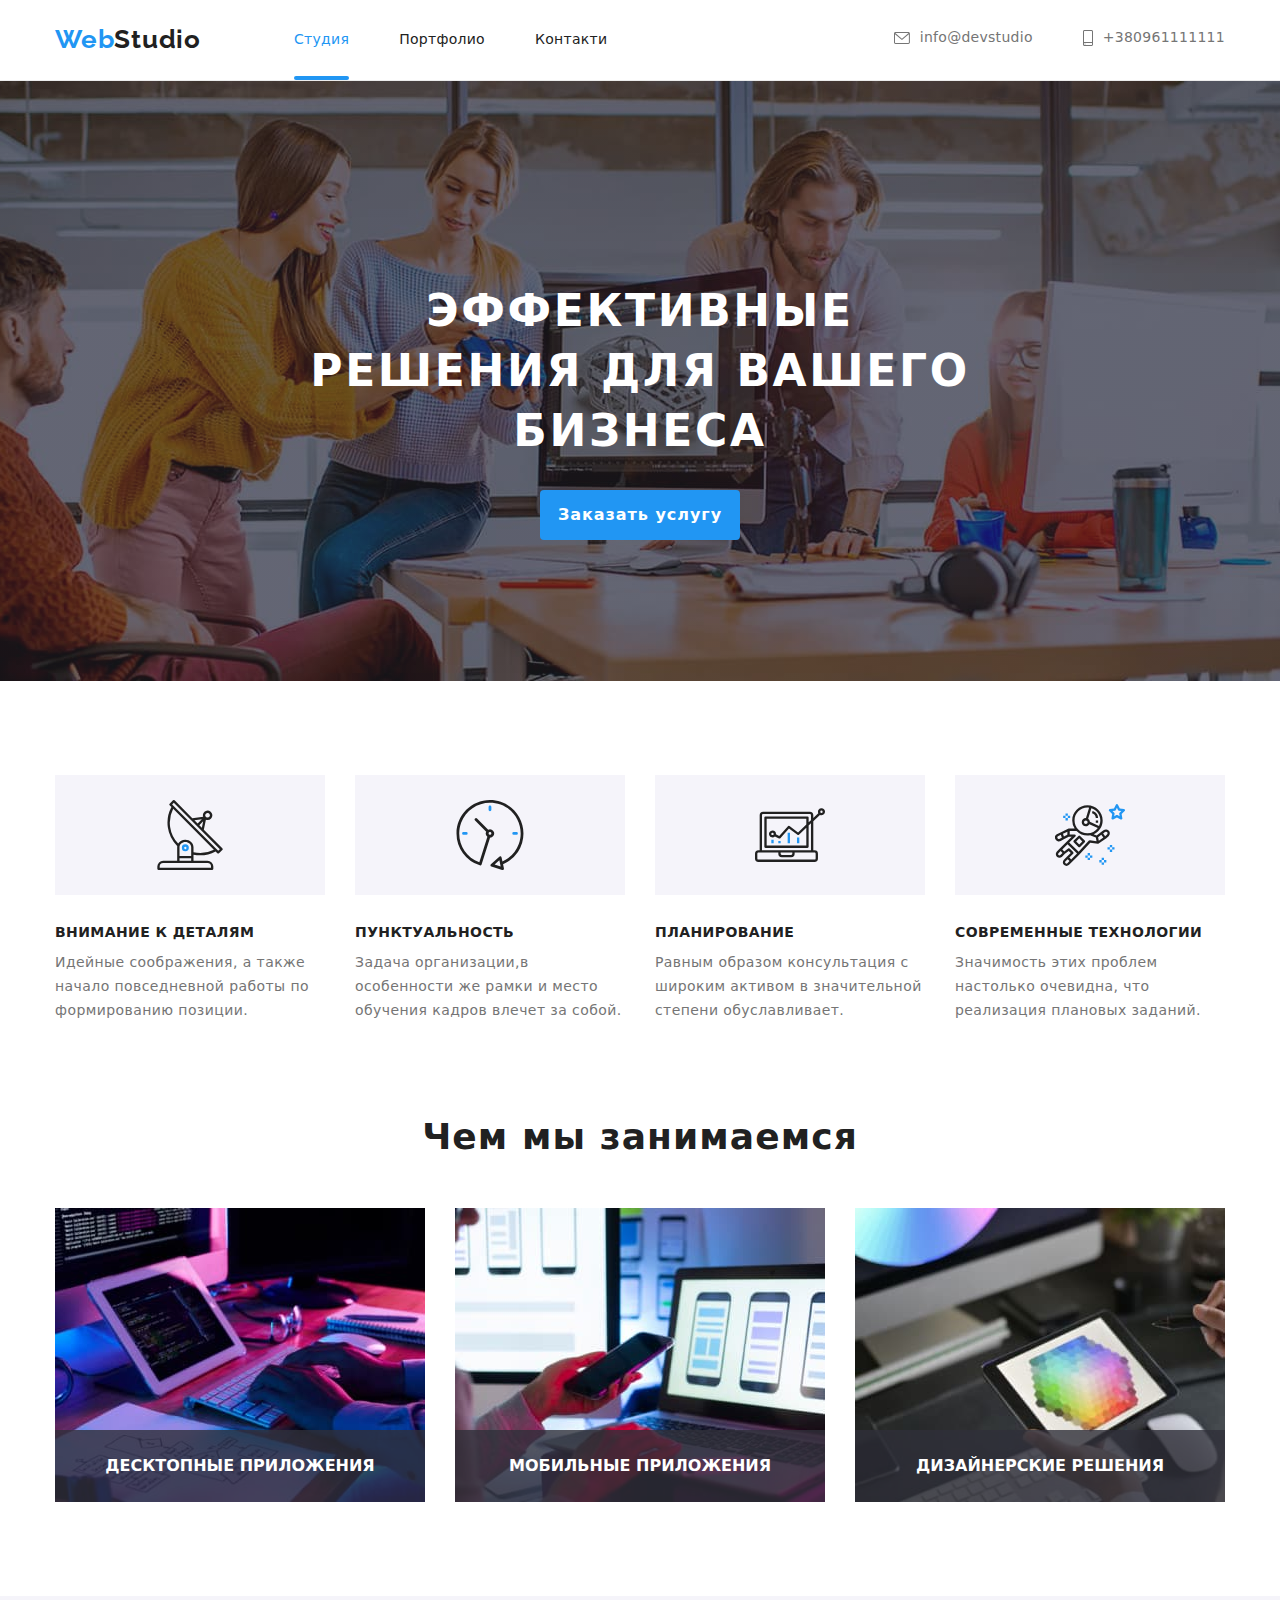
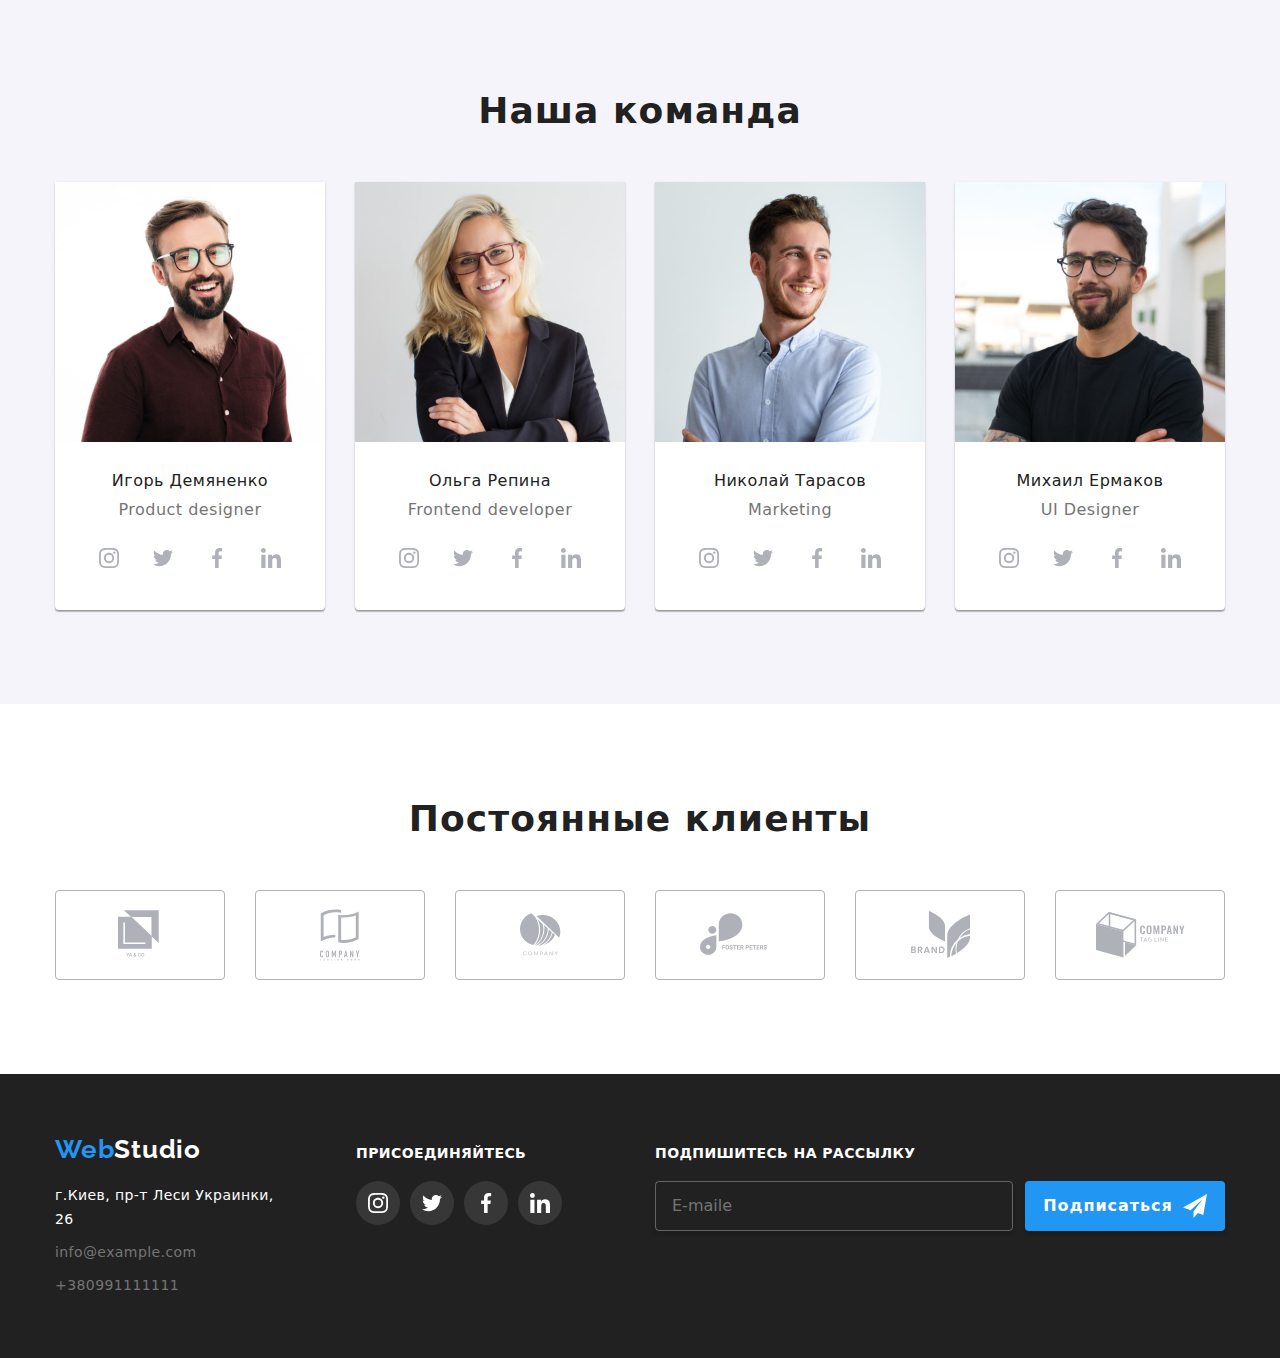
<file: index.html>
<!DOCTYPE html>
<html lang="en">
  <head>
    <meta charset="UTF-8" />
    <meta name="viewport" content="width=device-width, initial-scale=1.0" />
    <title>Webstudio</title>
    <link rel="preconnect" href="https://fonts.gstatic.com" />
    <!--<link href="https://fonts.googleapis.com/css2?family=Raleway:wght@700&family=Roboto:wght@400;500;700;900&display=swap" rel="stylesheet">-->
    <link rel="stylesheet" href="./css/main.min.css" />
  </head>
  <body>
    <header class="page-header">
      <div class="container">
        <nav class="header-navigation">
          <a href="./index.html" class="Logo"> <span class="Web">Web</span><span class="studio">Studio</span></a>
          <ul class="nav-list">
            <li class="list-item"><a class="list-link current" href="./index.html">Студия</a></li>
            <li class="list-item"><a class="list-link" href="./portfolio.html">Портфолио</a></li>
            <li class="list-item"><a class="list-link" href="">Контакти</a></li>
          </ul>
        </nav>
        <ul class="header-contacts">
          <li class="contacts-item">
            <a class="contacts-link" href="mailto:info@devstudio">
              <svg class="contacts-icon" width="16" height="12">
                <use href="./images/symbol-defs.svg#icon-envelope"></use></svg
              >info@devstudio</a
            >
          </li>
          <li class="contacts-item">
            <a class="contacts-link" href="tel:+380961111111">
              <svg class="contacts-icon" width="10" height="16">
                <use href="./images/symbol-defs.svg#icon-smartphone"></use>
              </svg>
              +380961111111</a
            >
          </li>
        </ul>
      </div>
    </header>
    <main class="main-sections">
      <section class="main-hero">
        <div class="container">
          <h1 class="hero">Эффективные решения для вашего бизнеса</h1>
          <button type="button" class="hero-button" data-modal-open>
            <span class="hero-button-name">Заказать услугу</span>
          </button>
        </div>
        <div class="backdrop is-hidden" data-modal>
          <div class="modal">
            <button class="close" data-modal-close>
              <svg class="close-icon" width="18" height="18">
                <use href="./images/symbol-defs.svg#icon-close"></use>
              </svg>
            </button>
            <b class="modal-title">Оставьте свои данные, мы вам перезвоним</b>
            <form action="#">
              <div class="form-field">
                <label for="name" class="form-lable">Имя</label>
                <div class="form-input">
                  <input class="field-input" type="text" name="name" id="name" />
                  <svg class="form-icons">
                    <use href="./images/symbol-defs.svg#icon-person-black"></use>
                  </svg>
                </div>
              </div>
              <div class="form-field">
                <label for="tel" class="form-lable">телефон</label>
                <div class="form-input">
                  <input class="field-input" type="tel" name="tel" id="tel" />
                  <svg class="form-icons">
                    <use href="./images/symbol-defs.svg#icon-phone-black"></use>
                  </svg>
                </div>
              </div>
              <div class="form-field">
                <label for="email" class="form-lable">почта</label>
                <div class="form-input">
                  <input class="field-input" type="email" name="email" id="email" />
                  <svg class="form-icons">
                    <use href="./images/symbol-defs.svg#icon-email-black"></use>
                  </svg>
                </div>
              </div>
              <div class="form-field">
                <label for="comment" class="form-lable">Комментарий</label>
                <textarea
                  class="form-comment"
                  name="comment"
                  id="comment"
                  rows="10"
                  placeholder="Введите текст"
                ></textarea>
              </div>
              <div class="checkbox-field">
                <input class="checkbox visually-hidden" type="checkbox" id="checkbox" />
                <label class="checkbox-label" for="checkbox"
                  >Соглашаюсь с рассылкой и принимаю<a class="checkbox-contract" href="#"> Условия договора</a></label
                >
              </div>
              <button class="modal-submit" type="submit">Отправить</button>
            </form>
          </div>
        </div>
      </section>
      <section class="main-features">
        <div class="container">
          <h2 class="visually-hidden">Особености</h2>
          <ul class="features-list">
            <li class="features-link">
              <div class="features-lable">
                <svg class="features-icon" width="70" height="70">
                  <use href="./images/symbol-defs.svg#icon-antenna"></use>
                </svg>
              </div>
              <h3 class="features-title">Внимание к деталям</h3>
              <p class="features-description">
                Идейные соображения, а также начало повседневной работы по формированию позиции.
              </p>
            </li>
            <li class="features-link">
              <div class="features-lable">
                <svg class="features-icon" width="70" height="70">
                  <use href="./images/symbol-defs.svg#icon-clock"></use>
                </svg>
              </div>
              <h3 class="features-title">Пунктуальность</h3>
              <p class="features-description">
                Задача организации,в особенности же рамки и место обучения кадров влечет за собой.
              </p>
            </li>
            <li class="features-link">
              <div class="features-lable">
                <svg class="features-icon" width="70" height="70">
                  <use href="./images/symbol-defs.svg#icon-diagram"></use>
                </svg>
              </div>
              <h3 class="features-title">Планирование</h3>
              <p class="features-description">
                Равным образом консультация с широким активом в значительной степени обуславливает.
              </p>
            </li>
            <li class="features-link">
              <div class="features-lable">
                <svg class="features-icon" width="70" height="70">
                  <use href="./images/symbol-defs.svg#icon-astronaut"></use>
                </svg>
              </div>
              <h3 class="features-title">Современные технологии</h3>
              <p class="features-description">
                Значимость этих проблем настолько очевидна, что реализация плановых заданий.
              </p>
            </li>
          </ul>
        </div>
      </section>
      <section class="main-doing">
        <div class="container">
          <h2 class="doing-title">Чем мы занимаемся</h2>
          <ul class="doing-list">
            <li class="doing-link">
              <img src="./images/box11.jpg" alt="Набираем код" width="370" />
              <p class="doing-description">десктопные приложения</p>
            </li>
            <li class="doing-link">
              <img src="./images/box22.jpg" alt="Создаем приложения для мобильных устройств" width="370" />
              <p class="doing-description">мобильные приложения</p>
            </li>
            <li class="doing-link">
              <img src="./images/box33.jpg" alt="Создаем приложения для планшетов" width="370" />
              <p class="doing-description">дизайнерские решения</p>
            </li>
          </ul>
        </div>
      </section>
      <section class="main-comand">
        <div class="container">
          <h2 class="comand-title">Наша команда</h2>
          <ul class="comand-list">
            <li class="comand-link">
              <img src="./images/img(44).jpg" alt="Product designer" width="270" />
              <div class="comand-card">
                <h3 class="card-title">Игорь Демяненко</h3>
                <p class="card-description">Product designer</p>
                <ul class="social-icon">
                  <li class="icon-list">
                    <a class="icon-link" href="#">
                      <svg class="icon" width="20" height="20">
                        <use href="./images/symbol-defs.svg#icon-instagram"></use>
                      </svg>
                    </a>
                  </li>
                  <li class="icon-list">
                    <a class="icon-link" href="#">
                      <svg class="icon" width="20" height="20">
                        <use href="./images/symbol-defs.svg#icon-twitter"></use>
                      </svg>
                    </a>
                  </li>
                  <li class="icon-list">
                    <a class="icon-link" href="#">
                      <svg class="icon" width="20" height="20">
                        <use href="./images/symbol-defs.svg#icon-facebook"></use>
                      </svg>
                    </a>
                  </li>
                  <li class="icon-list">
                    <a class="icon-link" href="#">
                      <svg class="icon" width="20" height="20">
                        <use href="./images/symbol-defs.svg#icon-linkedin"></use>
                      </svg>
                    </a>
                  </li>
                </ul>
              </div>
            </li>
            <li class="comand-link">
              <img src="./images/img(55).jpg" alt="Frontend developer" width="270" />
              <div class="comand-card">
                <h3 class="card-title">Ольга Репина</h3>
                <p class="card-description">Frontend developer</p>
                <ul class="social-icon">
                  <li class="icon-list">
                    <a class="icon-link" href="#">
                      <svg class="icon" width="20" height="20">
                        <use href="./images/symbol-defs.svg#icon-instagram"></use>
                      </svg>
                    </a>
                  </li>
                  <li class="icon-list">
                    <a class="icon-link" href="#">
                      <svg class="icon" width="20" height="20">
                        <use href="./images/symbol-defs.svg#icon-twitter"></use>
                      </svg>
                    </a>
                  </li>
                  <li class="icon-list">
                    <a class="icon-link" href="#">
                      <svg class="icon" width="20" height="20">
                        <use href="./images/symbol-defs.svg#icon-facebook"></use>
                      </svg>
                    </a>
                  </li>
                  <li class="icon-list">
                    <a class="icon-link" href="#">
                      <svg class="icon" width="20" height="20">
                        <use href="./images/symbol-defs.svg#icon-linkedin"></use>
                      </svg>
                    </a>
                  </li>
                </ul>
              </div>
            </li>
            <li class="comand-link">
              <img src="./images/img(66).jpg" alt="Marketing" width="270" />
              <div class="comand-card">
                <h3 class="card-title">Николай Тарасов</h3>
                <p class="card-description">Marketing</p>
                <ul class="social-icon">
                  <li class="icon-list">
                    <a class="icon-link" href="#">
                      <svg class="icon" width="20" height="20">
                        <use href="./images/symbol-defs.svg#icon-instagram"></use>
                      </svg>
                    </a>
                  </li>
                  <li class="icon-list">
                    <a class="icon-link" href="#">
                      <svg class="icon" width="20" height="20">
                        <use href="./images/symbol-defs.svg#icon-twitter"></use>
                      </svg>
                    </a>
                  </li>
                  <li class="icon-list">
                    <a class="icon-link" href="#">
                      <svg class="icon" width="20" height="20">
                        <use href="./images/symbol-defs.svg#icon-facebook"></use>
                      </svg>
                    </a>
                  </li>
                  <li class="icon-list">
                    <a class="icon-link" href="#">
                      <svg class="icon" width="20" height="20">
                        <use href="./images/symbol-defs.svg#icon-linkedin"></use>
                      </svg>
                    </a>
                  </li>
                </ul>
              </div>
            </li>
            <li class="comand-link">
              <img src="./images/img(77).jpg" alt="UI Designer" width="270" />
              <div class="comand-card">
                <h3 class="card-title">Михаил Ермаков</h3>
                <p class="card-description">UI Designer</p>
                <ul class="social-icon">
                  <li class="icon-list">
                    <a class="icon-link" href="#">
                      <svg class="icon" width="20" height="20">
                        <use href="./images/symbol-defs.svg#icon-instagram"></use>
                      </svg>
                    </a>
                  </li>
                  <li class="icon-list">
                    <a class="icon-link" href="#">
                      <svg class="icon" width="20" height="20">
                        <use href="./images/symbol-defs.svg#icon-twitter"></use>
                      </svg>
                    </a>
                  </li>
                  <li class="icon-list">
                    <a class="icon-link" href="#">
                      <svg class="icon" width="20" height="20">
                        <use href="./images/symbol-defs.svg#icon-facebook"></use>
                      </svg>
                    </a>
                  </li>
                  <li class="icon-list">
                    <a class="icon-link" href="#">
                      <svg class="icon" width="20" height="20">
                        <use href="./images/symbol-defs.svg#icon-linkedin"></use>
                      </svg>
                    </a>
                  </li>
                </ul>
              </div>
            </li>
          </ul>
        </div>
      </section>
      <section class="main-customers">
        <div class="container">
          <h2 class="customers-title">Постоянные клиенты</h2>
          <ul class="customer-list">
            <li class="customer-lable">
              <a class="customer-link" href="#">
                <svg class="customer-icon" width="45" height="50">
                  <use href="./images/symbol-defs.svg#icon-logo-1customers"></use>
                </svg>
              </a>
            </li>
            <li class="customer-lable">
              <a class="customer-link" href="#">
                <svg class="customer-icon" width="40" height="52">
                  <use href="./images/symbol-defs.svg#icon-logo-2customers"></use>
                </svg>
              </a>
            </li>
            <li class="customer-lable">
              <a class="customer-link" href="#">
                <svg class="customer-icon" width="41" height="43">
                  <use href="./images/symbol-defs.svg#icon-logo-3customers"></use>
                </svg>
              </a>
            </li>
            <li class="customer-lable">
              <a class="customer-link" href="#">
                <svg class="customer-icon" width="80" height="43">
                  <use href="./images/symbol-defs.svg#icon-logo-4customers"></use>
                </svg>
              </a>
            </li>
            <li class="customer-lable">
              <a class="customer-link" href="#">
                <svg class="customer-icon" width="59" height="47">
                  <use href="./images/symbol-defs.svg#icon-logo-5customers"></use>
                </svg>
              </a>
            </li>
            <li class="customer-lable">
              <a class="customer-link" href="#">
                <svg class="customer-icon" width="89" height="46">
                  <use href="./images/symbol-defs.svg#icon-logo-6customers"></use>
                </svg>
              </a>
            </li>
          </ul>
        </div>
      </section>
    </main>
    <footer class="page-footer">
      <div class="container">
        <div class="footer-content">
          <div class="footer-address">
            <a href="./index.html" class="Logo"> <span class="Web">Web</span><span class="studio">Studio</span></a>
            <address class="address-links">
              <p class="address-description">г.Киев, пр-т Леси Украинки, 26</p>
              <a href="mailto:info@example.com" class="address-name">info@example.com</a>
              <a href="tel:+380991111111" class="address-name">+380991111111</a>
            </address>
          </div>
          <div class="footer-icon">
            <p class="footer-slogan">Присоединяйтесь</p>
            <ul class="social-icon">
              <li class="icon-list">
                <a class="icon-link" href="#">
                  <svg class="icon" width="20" height="20">
                    <use href="./images/symbol-defs.svg#icon-instagram"></use>
                  </svg>
                </a>
              </li>
              <li class="icon-list">
                <a class="icon-link" href="#">
                  <svg class="icon" width="20" height="20">
                    <use href="./images/symbol-defs.svg#icon-twitter"></use>
                  </svg>
                </a>
              </li>

              <li class="icon-list">
                <a class="icon-link" href="#">
                  <svg class="icon" width="20" height="20">
                    <use href="./images/symbol-defs.svg#icon-facebook"></use>
                  </svg>
                </a>
              </li>

              <li class="icon-list">
                <a class="icon-link" href="#">
                  <svg class="icon" width="20" height="20">
                    <use href="./images/symbol-defs.svg#icon-linkedin"></use>
                  </svg>
                </a>
              </li>
            </ul>
          </div>
          <div class="footer-submit">
            <p class="footer-description">Подпишитесь на рассылку</p>
            <form class="footer-form" action="#">
              <input class="footer-input" type="email" name="email" placeholder="E-maile" />
              <button class="footer-button" type="submit">
                <span class="footer-text">Подписаться</span>
              </button>
            </form>
          </div>
        </div>
      </div>
    </footer>
    <script src="./js/modal.js"></script>
  </body>
</html>
</file>
<file: css/main.min.css>
body{background-color:#fff;color:#212121;font-family:"Roboto",sans-serif;margin:0px}a{text-decoration:none;color:inherit}ul{list-style-type:none}h1,h2,h3,p{margin-top:0;margin-bottom:0}img{display:block;max-width:100%;height:auto}.container{width:1200px;padding-right:15px;padding-left:15px;margin-left:auto;margin-right:auto}/*! modern-normalize v1.0.0 | MIT License | https://github.com/sindresorhus/modern-normalize */*,*::before,*::after{box-sizing:border-box}:root{-moz-tab-size:4;tab-size:4}html{line-height:1.15;-webkit-text-size-adjust:100%}body{margin:0}body{font-family:system-ui,-apple-system,"Segoe UI",Roboto,Helvetica,Arial,sans-serif,"Apple Color Emoji","Segoe UI Emoji"}hr{height:0;color:inherit}abbr[title]{text-decoration:underline dotted}b,strong{font-weight:bolder}code,kbd,samp,pre{font-family:ui-monospace, SFMono-Regular, Consolas, "Liberation Mono", Menlo, monospace;font-size:1em}small{font-size:80%}sub,sup{font-size:75%;line-height:0;position:relative;vertical-align:baseline}sub{bottom:-0.25em}sup{top:-0.5em}table{text-indent:0;border-color:inherit}button,input,optgroup,select,textarea{font-family:inherit;font-size:100%;line-height:1.15;margin:0}button,select{text-transform:none}button,[type="button"],[type="reset"],[type="submit"]{-webkit-appearance:button}::-moz-focus-inner{border-style:none;padding:0}:-moz-focusring{outline:1px dotted ButtonText}:-moz-ui-invalid{box-shadow:none}legend{padding:0}progress{vertical-align:baseline}::-webkit-inner-spin-button,::-webkit-outer-spin-button{height:auto}[type="search"]{-webkit-appearance:textfield;outline-offset:-2px}::-webkit-search-decoration{-webkit-appearance:none}::-webkit-file-upload-button{-webkit-appearance:button;font:inherit}summary{display:list-item}@font-face{font-family:"Raleway";font-style:normal;font-weight:700;src:url("../fonts/raleway-v18-latin_cyrillic-700.eot");src:local(""),url("../fonts/raleway-v18-latin_cyrillic-700.eot?#iefix") format("embedded-opentype"),url("../fonts/raleway-v18-latin_cyrillic-700.woff2") format("woff2"),url("../fonts/raleway-v18-latin_cyrillic-700.woff") format("woff"),url("../fonts/raleway-v18-latin_cyrillic-700.ttf") format("truetype"),url("../fonts/raleway-v18-latin_cyrillic-700.svg#Raleway") format("svg")}@font-face{font-family:"Roboto";font-style:normal;font-weight:400;src:url("../fonts/roboto-v20-latin_cyrillic-regular.eot");src:local(""),url("../fonts/roboto-v20-latin_cyrillic-regular.eot?#iefix") format("embedded-opentype"),url("../fonts/roboto-v20-latin_cyrillic-regular.woff2") format("woff2"),url("../fonts/roboto-v20-latin_cyrillic-regular.woff") format("woff"),url("../fonts/roboto-v20-latin_cyrillic-regular.ttf") format("truetype"),url("../fonts/roboto-v20-latin_cyrillic-regular.svg#Roboto") format("svg")}@font-face{font-family:"Roboto";font-style:normal;font-weight:500;src:url("../fonts/roboto-v20-latin_cyrillic-500.eot");src:local(""),url("../fonts/roboto-v20-latin_cyrillic-500.eot?#iefix") format("embedded-opentype"),url("../fonts/roboto-v20-latin_cyrillic-500.woff2") format("woff2"),url("../fonts/roboto-v20-latin_cyrillic-500.woff") format("woff"),url("../fonts/roboto-v20-latin_cyrillic-500.ttf") format("truetype"),url("../fonts/roboto-v20-latin_cyrillic-500.svg#Roboto") format("svg")}@font-face{font-family:"Roboto";font-style:normal;font-weight:700;src:url("../fonts/roboto-v20-latin_cyrillic-700.eot");src:local(""),url("../fonts/roboto-v20-latin_cyrillic-700.eot?#iefix") format("embedded-opentype"),url("../fonts/roboto-v20-latin_cyrillic-700.woff2") format("woff2"),url("../fonts/roboto-v20-latin_cyrillic-700.woff") format("woff"),url("../fonts/roboto-v20-latin_cyrillic-700.ttf") format("truetype"),url("../fonts/roboto-v20-latin_cyrillic-700.svg#Roboto") format("svg")}@font-face{font-family:"Roboto";font-style:normal;font-weight:900;src:url("../fonts/roboto-v20-latin_cyrillic-900.eot");src:local(""),url("../fonts/roboto-v20-latin_cyrillic-900.eot?#iefix") format("embedded-opentype"),url("../fonts/roboto-v20-latin_cyrillic-900.woff2") format("woff2"),url("../fonts/roboto-v20-latin_cyrillic-900.woff") format("woff"),url("../fonts/roboto-v20-latin_cyrillic-900.ttf") format("truetype"),url("../fonts/roboto-v20-latin_cyrillic-900.svg#Roboto") format("svg")}.visually-hidden{position:absolute;width:1px;height:1px;margin:-1px;border:0px;padding:0px;clip:rect(0 0 0 0);overflow:hidden}.main-hero,.checkbox-field,.modal-submit,.features-link,.comand-list,.comand-link,.icon,.customer-list,.customer-icon{margin-left:auto;margin-right:auto}.page-header .container{display:flex;justify-content:space-between;align-items:center}.page-header{background-color:#fff;font-weight:500;font-size:14px;line-height:1.14;letter-spacing:0.02em;border-bottom-width:1px;border-bottom-style:solid;border-bottom-color:#ececec}.page-header .Logo{margin-left:auto;margin-right:93px;padding-top:24px;padding-bottom:25px;margin-bottom:0px}.header-navigation .Web{color:#2196f3}.header-navigation .studio{color:#212121}.header-navigation{display:flex;justify-content:space-around;align-items:center}.nav-list{display:flex;margin:0;padding:0;color:#212121}.nav-list .list-item+.list-item{margin-left:50px}.list-link{display:block;padding-top:32px;padding-bottom:32px;transition-property:color;transition-duration:250ms;transition-timing-function:cubic-bezier(0.4, 0, 0.2, 1)}.list-link:hover,.list-link:focus{color:#2196f3}.list-link.current{color:#2196f3}.list-item{position:relative}.list-link.current::after{position:absolute;bottom:0px;content:"";display:block;width:100%;height:4px;background-color:#2196f3;border-radius:2px}.header-contacts{display:flex;margin:0px;padding:0px}.header-contacts .contacts-item+.contacts-item{margin-left:50px;margin-right:auto}.contacts-link{display:inline-flex;align-items:center;color:#757575;transition-property:color;transition-duration:250ms;transition-timing-function:cubic-bezier(0.4, 0, 0.2, 1)}.contacts-link:hover,.contacts-link:focus{color:#2196f3}.contacts-icon{margin-right:10px;padding:0px;fill:currentColor}.Logo{font-family:"Raleway",sans-serif;font-weight:700;font-size:26px;line-height:1.19;letter-spacing:0.03em}.main-hero .container{width:770px;text-align:center;padding-right:0px;padding-left:0px}.main-hero{padding:200px 0;max-width:1600px;height:600px;padding-right:15px;padding-left:15px;background-color:#212121;background-image:linear-gradient(to right, rgba(47,48,58,0.4), rgba(47,48,58,0.4)),url(../images/hero.jpg);background-repeat:no-repeat;background-size:cover;background-position:center}.hero{width:696px;margin:auto;margin-bottom:30px;font-weight:900;font-size:44px;line-height:1.36;text-align:center;letter-spacing:0.06em;text-transform:uppercase;color:#fff}.hero-button{width:200px;height:50px;padding:0px;border:0px;background-color:#2196f3;border-radius:4px}.hero-button-name{width:200px;padding:0px;border:0px;font-weight:700;font-size:16px;line-height:1.8;align-items:center;text-align:center;letter-spacing:0.06em;color:#fff}.backdrop{position:fixed;top:0;left:0;width:100%;height:100%;background-color:rgba(0,0,0,0.2);opacity:1;transition-property:opacity;transition-duration:250ms;transition-timing-function:cubic-bezier(0.4, 0, 0.2, 1)}.backdrop{z-index:2}.backdrop.is-hidden{opacity:0;pointer-events:none}.modal{position:absolute;top:50%;left:50%;transform:translate(-50%, -50%);min-height:581px;min-width:528px;padding:40px;background-color:#fff}.close{width:30px;height:30px;display:flex;justify-content:center;align-items:center;position:absolute;top:8px;right:8px;border-radius:50%;border:1px solid rgba(0,0,0,0.1);box-sizing:border-box;background-color:#fff}.close-icon:hover{fill:#2196f3}.modal-title{display:block;margin-bottom:12px;font-weight:700;font-size:20px;line-height:1.15;text-align:center;letter-spacing:0.03em;color:#212121}.form-field:not(:last-child){margin-bottom:10px}.form-field:nth-child(4){margin-bottom:20px}.field-input{display:block;width:100%;height:40px;margin:0;padding-left:42px;border:1px solid rgba(33,33,33,0.2);border-radius:4px;transition-property:border-color;transition-duration:250ms;transition-timing-function:cubic-bezier(0.4, 0, 0.2, 1)}.field-input:focus{outline:transparent;border-color:#2196f3}.field-input:focus+.form-icons{fill:#2196f3}.form-lable{display:block;margin-bottom:4px;border:0;font-weight:400;font-size:12px;line-height:1.167;letter-spacing:0.01em;color:#757575}.form-input{position:relative}.form-icons{position:absolute;top:11px;left:12px;width:18px;height:18px;fill:#212121;transition-property:fill;transition-duration:250ms;transition-timing-function:cubic-bezier(0.4, 0, 0.2, 1)}.form-comment{display:block;width:100%;resize:none;height:120px;padding-left:16px;margin:0px;border:1px solid rgba(33,33,33,0.2);border-radius:4px;transition-property:border-color;transition-duration:250ms;transition-timing-function:cubic-bezier(0.4, 0, 0.2, 1)}.form-comment:focus{outline:transparent;border-color:#2196f3}.checkbox-field{margin-bottom:30px;width:425px}.checkbox-label{display:flex;align-items:center;font-weight:400;font-size:14px;line-height:1.71;letter-spacing:0.03em;color:#757575}.checkbox-label::before{display:inline-block;margin-right:7px;width:16px;height:15px;content:"";background-image:url(../images/icon/icon.check.off.svg);background-size:contain;transition-property:background-image;transition-duration:250ms;transition-timing-function:cubic-bezier(0.4, 0, 0.2, 1)}.checkbox:checked+.checkbox-label::before{background-image:url(../images/icon/icon.check.on.svg)}.checkbox-contract{color:#2196f3;text-decoration:underline;white-space:pre-wrap}.modal-submit{display:flex;justify-content:center;align-items:center;min-width:200px;height:50px;padding:2px;border:1px solid transparent;border-radius:4px;box-shadow:0px 4px 4px rgba(0,0,0,0.15);color:#fff;background-color:#2196f3;font-weight:700;font-size:16px;line-height:30px;letter-spacing:0.06em}.main-features .container{display:flex;justify-content:space-between;align-items:center;padding-top:94px;padding-bottom:94px;text-align:left}.main-features{background-color:#fff}.features-list{display:flex;margin-top:0px;margin-bottom:0px;padding:0px}.features-link{width:270px;display:block}.features-title{width:270px;margin-bottom:10px;font-weight:700;font-size:14px;line-height:1.14;letter-spacing:0.03em;text-transform:uppercase;color:#212121}.features-description{width:270px;font-weight:400;font-size:14px;line-height:1.7;letter-spacing:0.03em;color:#757575}.features-list .features-link+.features-link{margin-left:30px}.features-lable{width:270px;height:120px;margin:0px;padding:0px;display:flex;justify-content:center;align-items:center;margin-bottom:30px;background-color:#f5f4fa}.main-doing .container{padding-bottom:94px}.main-doing{background-color:#fff}.doing-title{margin-bottom:50px;font-weight:700;font-size:36px;line-height:1.16;text-align:center;letter-spacing:0.03em;color:#212121}.doing-list{display:flex;margin-top:0px;margin-bottom:0px;padding:0px}.doing-list .doing-link+.doing-link{margin-left:30px}.doing-link{position:relative}.doing-description{position:absolute;bottom:0;left:0;width:100%;display:block;text-align:center;margin:0px;padding:27px 0;background-color:rgba(47,48,58,0.8);text-transform:uppercase;color:#fff;font-weight:700}.main-comand .container{padding-top:94px;padding-bottom:94px;text-align:center}.main-comand{background:#f5f4fa}.comand-title{margin-bottom:50px;font-weight:700;font-size:36px;line-height:1.16;text-align:center;letter-spacing:0.03em;color:#212121}.comand-list{width:1170px;padding:0px;margin-top:0px;margin-bottom:0px;display:flex;justify-content:space-around;align-items:center;background:#f5f4fa}.comand-link{width:270px;display:block;box-shadow:0px 1px 3px rgba(0,0,0,0.12),0px 1px 1px rgba(0,0,0,0.14),0px 2px 1px rgba(0,0,0,0.2);border-radius:0px 0px 4px 4px;background:#fff}.comand-list .comand-link+.comand-link{margin-left:30px}.card-title{margin-bottom:10px;font-weight:500;font-size:16px;line-height:1.18;text-align:center;letter-spacing:0.03em;color:#212121}.card-description{font-weight:400;font-size:16px;line-height:1.18;text-align:center;letter-spacing:0.03em;color:#757575;margin-bottom:16px}.comand-card{padding:30px 32px}.social-icon{display:flex;justify-content:space-between;align-items:center;margin:0px;padding:0px}.social-icon .icon-list+.icon-list{margin-left:10px}.icon-link{display:flex;justify-content:center;align-items:center;width:44px;height:44px;border-radius:50%;color:#afb1b8;transition-property:color;transition-duration:250ms;transition-timing-function:cubic-bezier(0.4, 0, 0.2, 1);transition-property:background-color;transition-duration:250ms;transition-timing-function:cubic-bezier(0.4, 0, 0.2, 1)}.icon{display:block;padding:0px;fill:currentColor}.icon-link:hover,.icon-link:focus{background-color:#2196f3;color:#fff}.main-customers .container{padding-top:94px;padding-bottom:94px;text-align:center}.main-customers{background-color:#fff}.customers-title{margin-bottom:50px;font-size:36px;line-height:42px;text-align:center;letter-spacing:0.03em;color:#212121}.customer-list{width:1170px;padding:0px;margin-top:0px;margin-bottom:0px;display:flex;justify-content:space-around;align-items:center}.customer-lable{margin:0px;padding:0px}.customer-list .customer-lable+.customer-lable{margin-left:30px}.customer-link{display:flex;justify-content:center;align-items:center;width:170px;height:90px;margin:0px;padding:0px;border:1px solid #afb1b8;box-sizing:border-box;border-radius:4px;color:#afb1b8;transition-property:color;transition-duration:250ms;transition-timing-function:cubic-bezier(0.4, 0, 0.2, 1);transition-property:border;transition-duration:250ms;transition-timing-function:cubic-bezier(0.4, 0, 0.2, 1)}.customer-link:hover,.customer-link:focus{border:1px solid #2196f3;color:#2196f3}.customer-icon{display:block;fill:currentColor}.page-footer .container{padding-top:60px;padding-bottom:60px}.footer-content{display:flex;align-items:baseline}.page-footer{background:#212121}.footer-address .Web{color:#2196f3}.footer-address .studio{color:#fff}.page-footer .Logo{display:block;margin-bottom:20px}.footer-icon{width:206px;margin-left:70px}.footer-icon .icon-link:hover,.footer-icon .icon-link:focus{background-color:#2196f3}.footer-icon .icon-link{color:#fff;background-color:rgba(255,255,255,0.1)}.footer-slogan{font-weight:bold;font-size:14px;line-height:16px;letter-spacing:0.03em;text-transform:uppercase;margin-bottom:20px;color:#fff}.address-links{display:flex;flex-direction:column;font-weight:400;font-size:14px;line-height:1.7;letter-spacing:0.03em;font-style:normal}.address-description{color:#fff}.address-name{display:block;margin-top:9px;color:#757575;transition-property:color;transition-duration:250ms;transition-timing-function:cubic-bezier(0.4, 0, 0.2, 1)}.address-name:hover,.address-name:focus{color:#2196f3}.footer-submit{display:block;margin-left:93px}.footer-form{display:flex}.footer-description{display:inline-block;margin-bottom:20px;font-weight:700;font-size:14px;line-height:1.167;letter-spacing:0.03em;text-transform:uppercase;color:#fff}.footer-input{min-width:358px;height:50px;padding:15px 5px 15px 16px;margin-right:12px;border:1px solid rgba(255,255,255,0.3);box-shadow:0px 4px 4px rgba(0,0,0,0.15);border-radius:4px;background-color:transparent;color:#fff}.footer-button{display:flex;justify-content:center;align-items:center;border:1px solid transparent;border-radius:4px;padding:2px;min-width:200px;height:50px;box-shadow:0px 4px 4px rgba(0,0,0,0.15);color:#fff;background-color:#2196f3;font-weight:700;font-size:16px;line-height:1.87;letter-spacing:0.06em}.footer-text{display:flex;align-items:center;text-align:center;font-weight:700;font-size:16px;line-height:30px;letter-spacing:0.06em}.footer-text::after{display:block;margin-left:10px;content:"";width:24px;height:24px;background-image:url(../images/icon/icon.send.svg)}.main-portfolio .container{padding-top:94px;padding-bottom:94px;background:#fff}.portfolio-slids{display:flex;flex-wrap:wrap;padding:0px;margin:0px}.slids-filter{width:370px;margin-right:30px;margin-bottom:30px;display:block;background-color:#fff}.slids-filter:nth-child(3n){margin-right:0px}.slids-filter:nth-last-child(-n+3){margin-bottom:0px}.slids-filter{position:relative}.filter{display:block;transition-property:box-shadow;transition-duration:250ms;transition-timing-function:cubic-bezier(0.4, 0, 0.2, 1)}.filter:hover,.filter:focus{box-shadow:0px 1px 1px rgba(0,0,0,0.12),0px 4px 4px rgba(0,0,0,0.06),1px 4px 6px rgba(0,0,0,0.16)}.filter:hover .overlay,.filter:focus .overlay{transform:translateY(0);opacity:1}.filter-image{position:relative;overflow:hidden}.overlay{position:absolute;top:0;left:0;width:100%;height:100%;background-color:rgba(33,150,243,0.9);color:#fff;font-size:18px;line-height:1.5;transform:translateY(100%);transition:transform 250ms cubic-bezier(0.4, 0, 0.2, 1);opacity:0}.overlay-description{padding:63px 24px;margin:0}.filter-card{width:370px;background-color:#fff;text-align:left;padding:20px 24px;border-right-width:1px;border-right-style:solid;border-right-color:#eee;border-left-width:1px;border-left-style:solid;border-left-color:#eee;border-bottom-width:1px;border-bottom-style:solid;border-bottom-color:#eee}.filter-title{width:322px;margin-bottom:4px;font-weight:700;font-size:18px;line-height:2;letter-spacing:0.03em;color:#212121}.filter-description{width:322px;font-weight:400;font-size:16px;line-height:1.8;letter-spacing:0.03em;color:#757575}.portfolio-buttons{display:flex;justify-content:center;align-items:center;border-radius:4px;margin-bottom:50px;margin-top:0px;padding-left:0px;background:#fff}.button-filter{display:block}.button-link{border:0px;padding:6px 22px;border-radius:4px;background-color:#f5f4fa;color:#212121;transition-property:background-color;transition-duration:250ms;transition-timing-function:cubic-bezier(0.4, 0, 0.2, 1);transition-property:color;transition-duration:250ms;transition-timing-function:cubic-bezier(0.4, 0, 0.2, 1);transition-property:box-shadow;transition-duration:250ms;transition-timing-function:cubic-bezier(0.4, 0, 0.2, 1)}.button-link:hover,.button-link:focus{background-color:#2196f3;color:#fff;box-shadow:0px 1px 1px rgba(0,0,0,0.12),0px 4px 4px rgba(0,0,0,0.06),1px 4px 6px rgba(0,0,0,0.16)}.button-name{font-weight:500;font-size:16px;line-height:1.6;text-align:center;letter-spacing:0.03em;color:currentColor}.portfolio-buttons .button-filter+.button-filter{margin-left:8px}
/*# sourceMappingURL=main.min.css.map */
</file>
